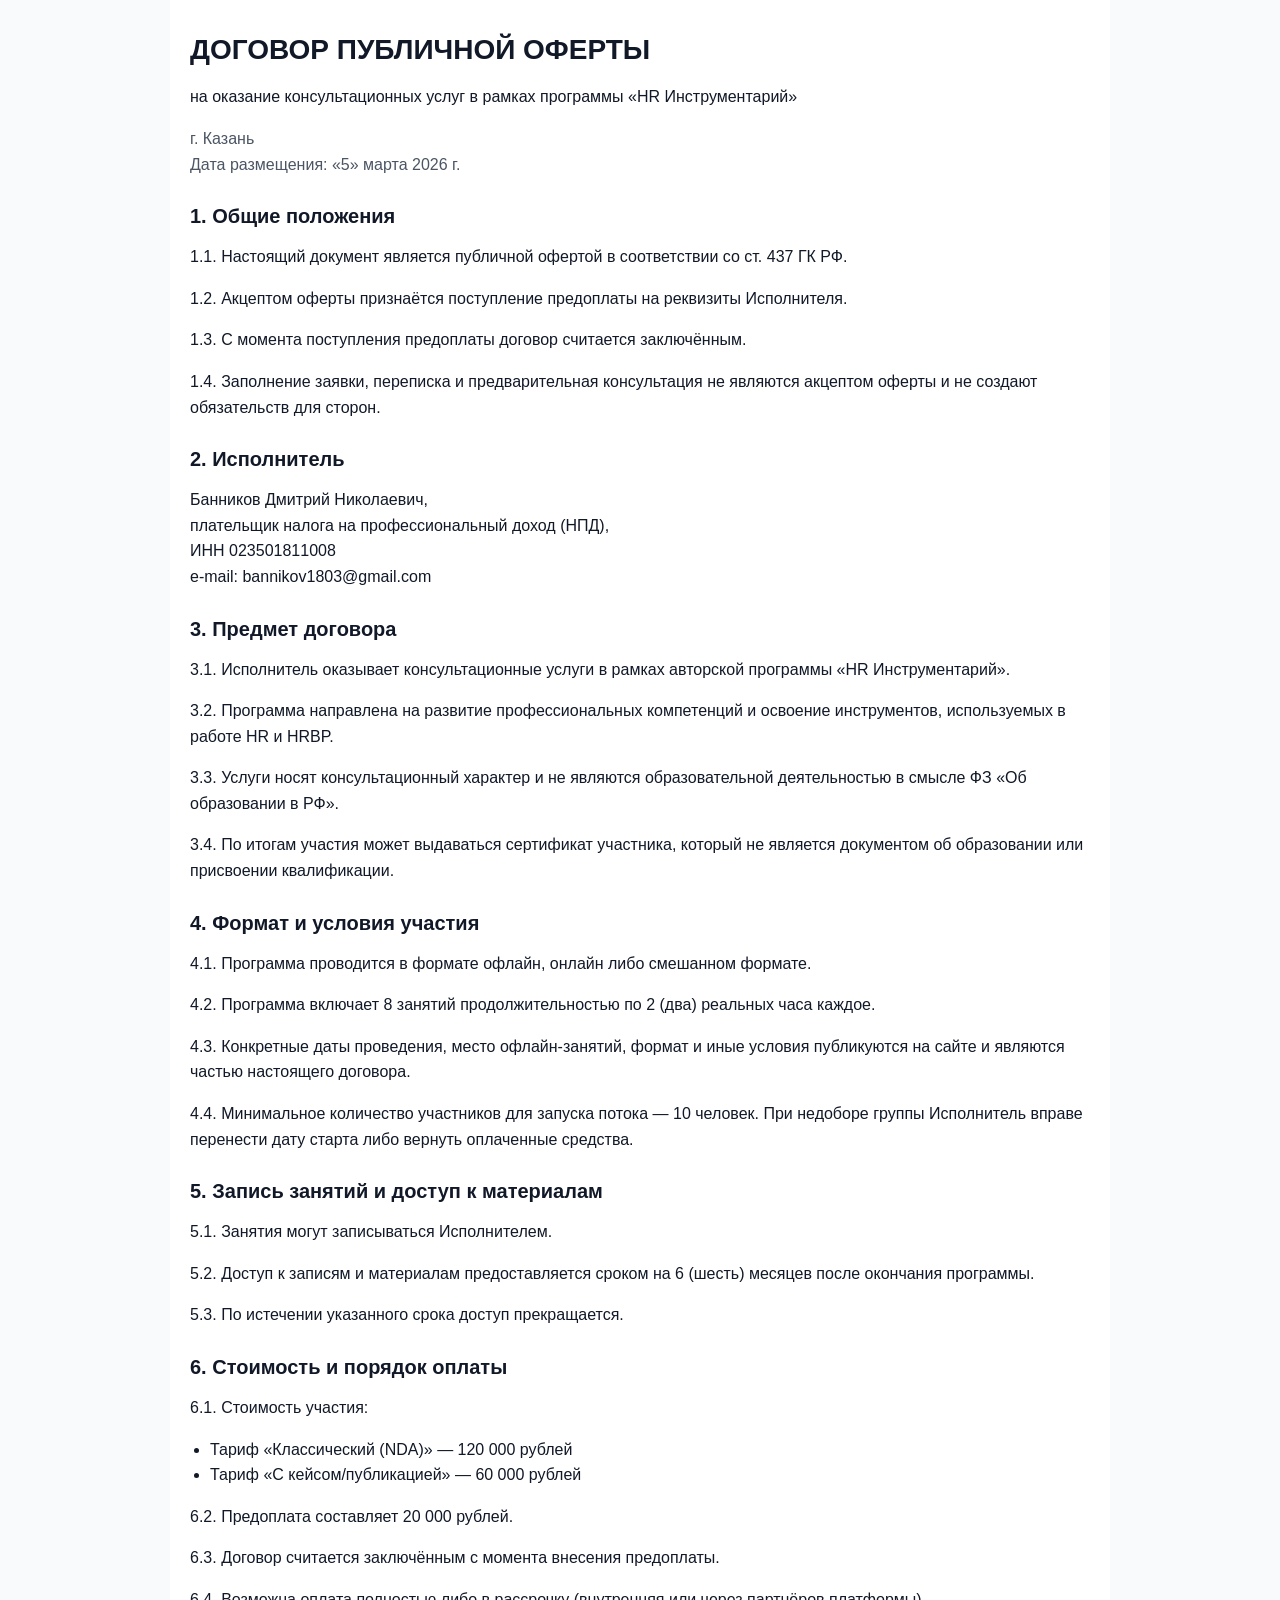
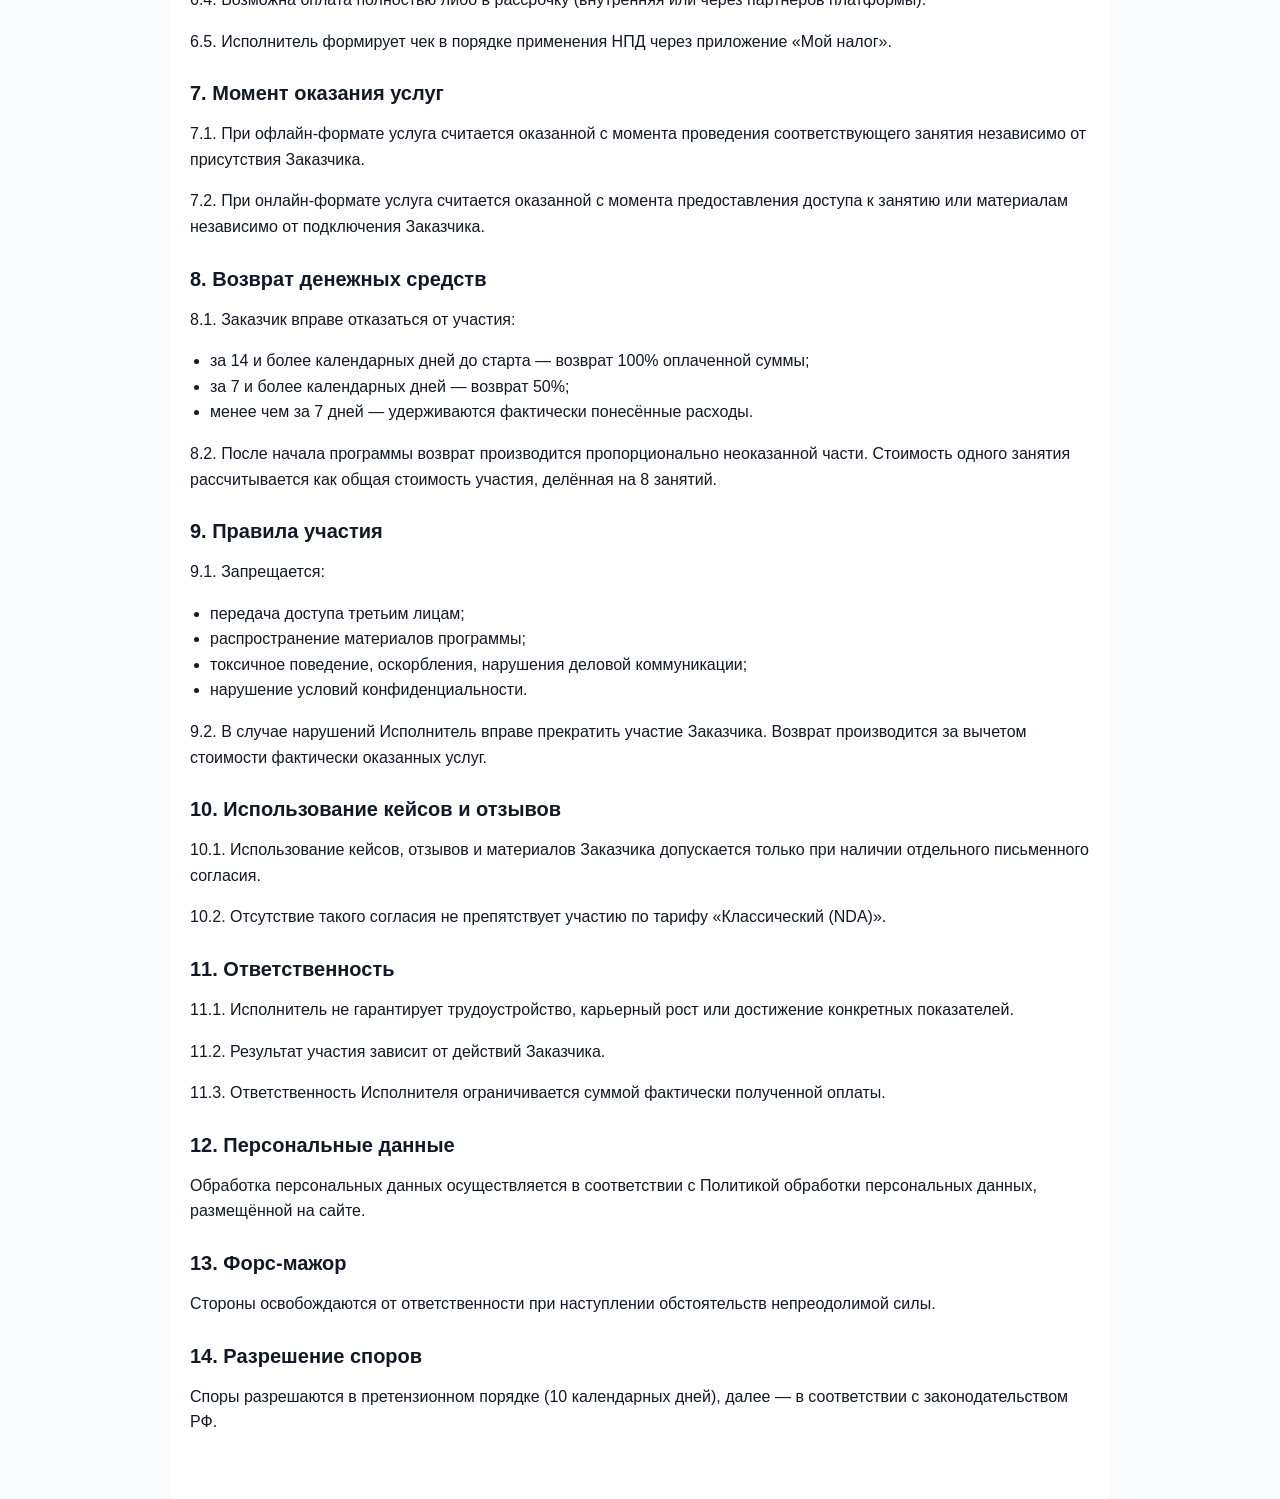
<file: public/docs/договор_оферта.html>
<!doctype html>
<html lang="ru">
  <head>
    <meta charset="UTF-8" />
    <meta name="viewport" content="width=device-width, initial-scale=1.0" />
    <title>Договор публичной оферты — HR Инструментарий</title>
    <style>
      body {
        margin: 0;
        font-family: -apple-system, BlinkMacSystemFont, "Segoe UI", Roboto, Arial, sans-serif;
        color: #111827;
        background: #f9fafb;
      }
      .container {
        max-width: 900px;
        margin: 0 auto;
        padding: 32px 20px 48px;
        background: #ffffff;
      }
      h1 {
        font-size: 28px;
        line-height: 1.3;
        margin: 0 0 8px;
      }
      h2 {
        font-size: 20px;
        margin: 28px 0 12px;
      }
      p, li {
        font-size: 16px;
        line-height: 1.6;
      }
      ul { padding-left: 20px; }
      .meta { color: #4b5563; margin-bottom: 20px; }
      .section { margin-bottom: 12px; }
    </style>
  </head>
  <body>
    <main class="container">
      <h1>ДОГОВОР ПУБЛИЧНОЙ ОФЕРТЫ</h1>
      <p class="section">на оказание консультационных услуг в рамках программы «HR Инструментарий»</p>
      <p class="meta">г. Казань<br />Дата размещения: «5» марта 2026 г.</p>

      <h2>1. Общие положения</h2>
      <p>1.1. Настоящий документ является публичной офертой в соответствии со ст. 437 ГК РФ.</p>
      <p>1.2. Акцептом оферты признаётся поступление предоплаты на реквизиты Исполнителя.</p>
      <p>1.3. С момента поступления предоплаты договор считается заключённым.</p>
      <p>1.4. Заполнение заявки, переписка и предварительная консультация не являются акцептом оферты и не создают обязательств для сторон.</p>

      <h2>2. Исполнитель</h2>
      <p>
        Банников Дмитрий Николаевич,<br />
        плательщик налога на профессиональный доход (НПД),<br />
        ИНН 023501811008<br />
        e-mail: bannikov1803@gmail.com
      </p>

      <h2>3. Предмет договора</h2>
      <p>3.1. Исполнитель оказывает консультационные услуги в рамках авторской программы «HR Инструментарий».</p>
      <p>3.2. Программа направлена на развитие профессиональных компетенций и освоение инструментов, используемых в работе HR и HRBP.</p>
      <p>3.3. Услуги носят консультационный характер и не являются образовательной деятельностью в смысле ФЗ «Об образовании в РФ».</p>
      <p>3.4. По итогам участия может выдаваться сертификат участника, который не является документом об образовании или присвоении квалификации.</p>

      <h2>4. Формат и условия участия</h2>
      <p>4.1. Программа проводится в формате офлайн, онлайн либо смешанном формате.</p>
      <p>4.2. Программа включает 8 занятий продолжительностью по 2 (два) реальных часа каждое.</p>
      <p>4.3. Конкретные даты проведения, место офлайн-занятий, формат и иные условия публикуются на сайте и являются частью настоящего договора.</p>
      <p>4.4. Минимальное количество участников для запуска потока — 10 человек. При недоборе группы Исполнитель вправе перенести дату старта либо вернуть оплаченные средства.</p>

      <h2>5. Запись занятий и доступ к материалам</h2>
      <p>5.1. Занятия могут записываться Исполнителем.</p>
      <p>5.2. Доступ к записям и материалам предоставляется сроком на 6 (шесть) месяцев после окончания программы.</p>
      <p>5.3. По истечении указанного срока доступ прекращается.</p>

      <h2>6. Стоимость и порядок оплаты</h2>
      <p>6.1. Стоимость участия:</p>
      <ul>
        <li>Тариф «Классический (NDA)» — 120 000 рублей</li>
        <li>Тариф «С кейсом/публикацией» — 60 000 рублей</li>
      </ul>
      <p>6.2. Предоплата составляет 20 000 рублей.</p>
      <p>6.3. Договор считается заключённым с момента внесения предоплаты.</p>
      <p>6.4. Возможна оплата полностью либо в рассрочку (внутренняя или через партнёров платформы).</p>
      <p>6.5. Исполнитель формирует чек в порядке применения НПД через приложение «Мой налог».</p>

      <h2>7. Момент оказания услуг</h2>
      <p>7.1. При офлайн-формате услуга считается оказанной с момента проведения соответствующего занятия независимо от присутствия Заказчика.</p>
      <p>7.2. При онлайн-формате услуга считается оказанной с момента предоставления доступа к занятию или материалам независимо от подключения Заказчика.</p>

      <h2>8. Возврат денежных средств</h2>
      <p>8.1. Заказчик вправе отказаться от участия:</p>
      <ul>
        <li>за 14 и более календарных дней до старта — возврат 100% оплаченной суммы;</li>
        <li>за 7 и более календарных дней — возврат 50%;</li>
        <li>менее чем за 7 дней — удерживаются фактически понесённые расходы.</li>
      </ul>
      <p>8.2. После начала программы возврат производится пропорционально неоказанной части. Стоимость одного занятия рассчитывается как общая стоимость участия, делённая на 8 занятий.</p>

      <h2>9. Правила участия</h2>
      <p>9.1. Запрещается:</p>
      <ul>
        <li>передача доступа третьим лицам;</li>
        <li>распространение материалов программы;</li>
        <li>токсичное поведение, оскорбления, нарушения деловой коммуникации;</li>
        <li>нарушение условий конфиденциальности.</li>
      </ul>
      <p>9.2. В случае нарушений Исполнитель вправе прекратить участие Заказчика. Возврат производится за вычетом стоимости фактически оказанных услуг.</p>

      <h2>10. Использование кейсов и отзывов</h2>
      <p>10.1. Использование кейсов, отзывов и материалов Заказчика допускается только при наличии отдельного письменного согласия.</p>
      <p>10.2. Отсутствие такого согласия не препятствует участию по тарифу «Классический (NDA)».</p>

      <h2>11. Ответственность</h2>
      <p>11.1. Исполнитель не гарантирует трудоустройство, карьерный рост или достижение конкретных показателей.</p>
      <p>11.2. Результат участия зависит от действий Заказчика.</p>
      <p>11.3. Ответственность Исполнителя ограничивается суммой фактически полученной оплаты.</p>

      <h2>12. Персональные данные</h2>
      <p>Обработка персональных данных осуществляется в соответствии с Политикой обработки персональных данных, размещённой на сайте.</p>

      <h2>13. Форс-мажор</h2>
      <p>Стороны освобождаются от ответственности при наступлении обстоятельств непреодолимой силы.</p>

      <h2>14. Разрешение споров</h2>
      <p>Споры разрешаются в претензионном порядке (10 календарных дней), далее — в соответствии с законодательством РФ.</p>
    </main>
  </body>
</html>
</file>
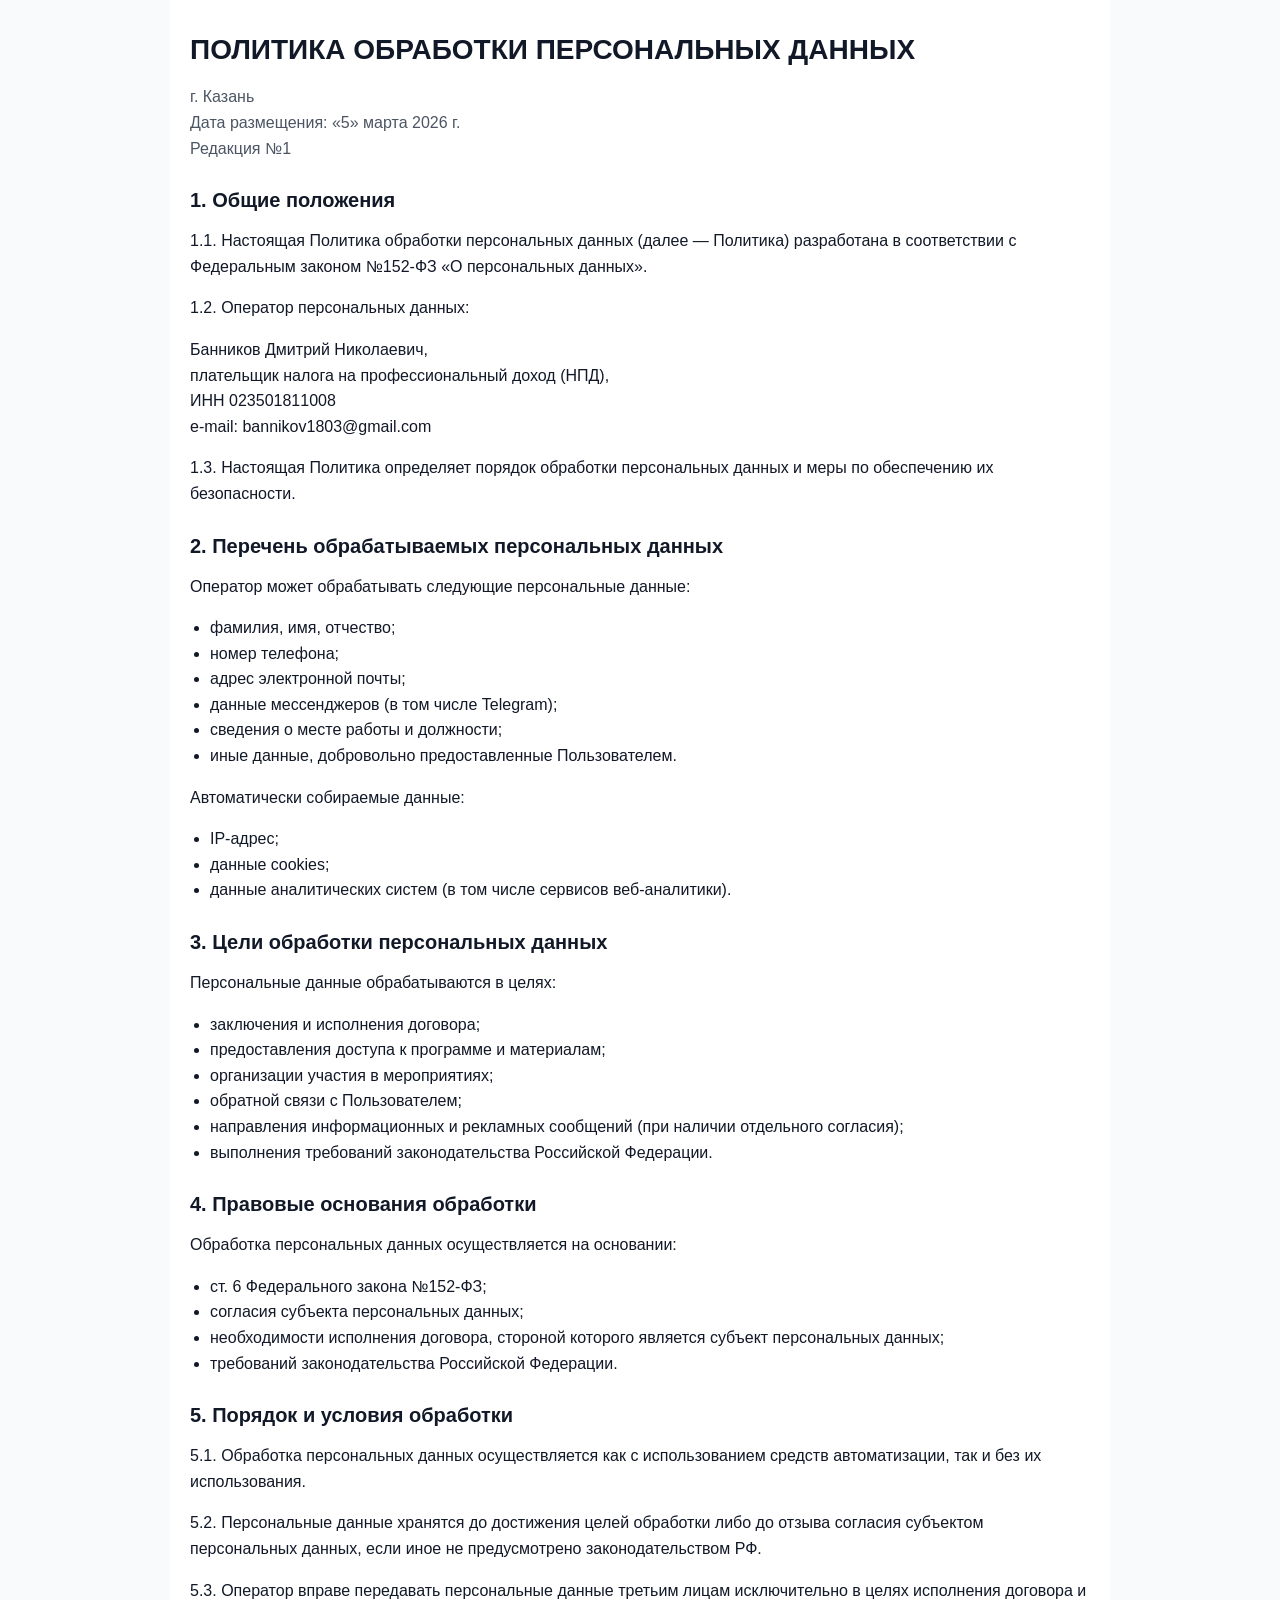
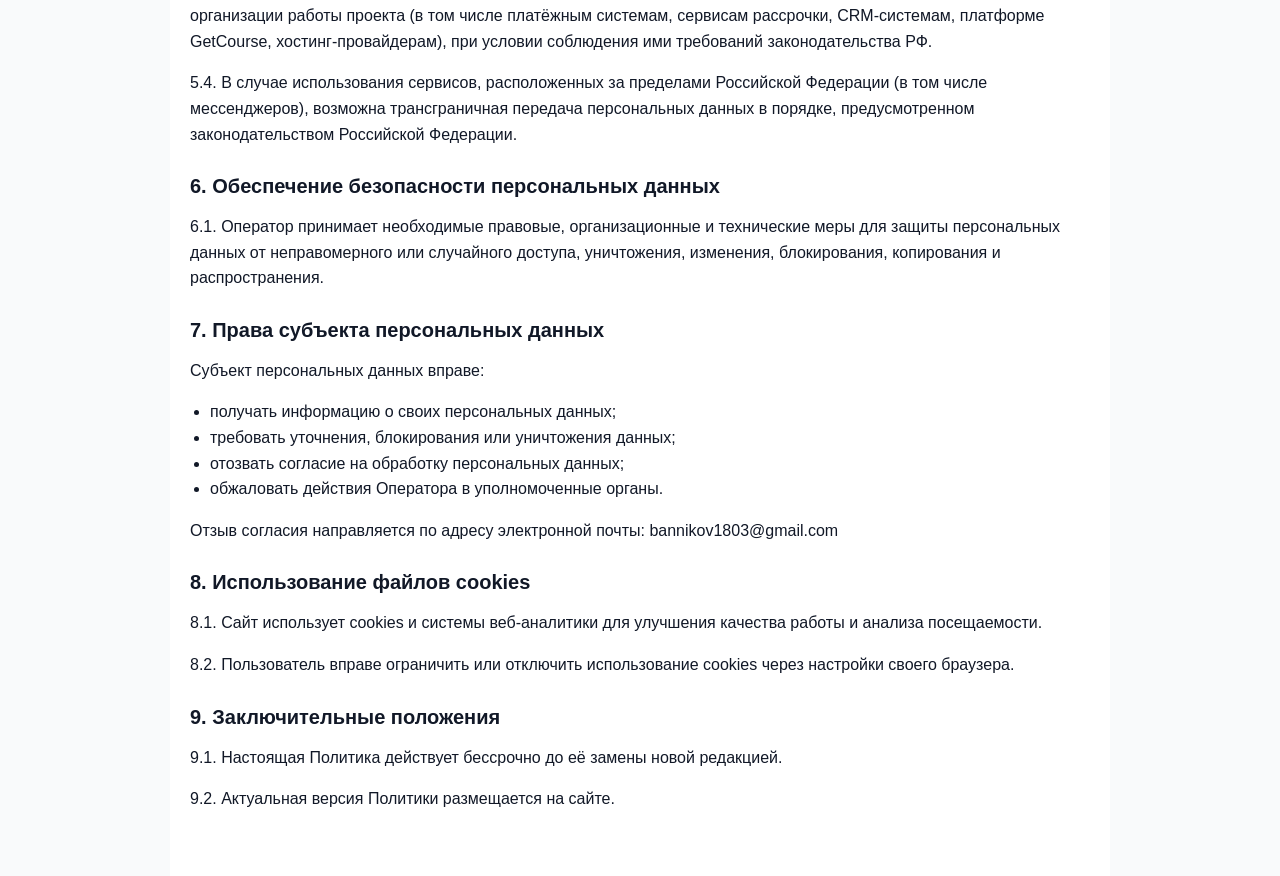
<file: public/docs/политика_обработки_персональных_данных.html>
<!doctype html>
<html lang="ru">
  <head>
    <meta charset="UTF-8" />
    <meta name="viewport" content="width=device-width, initial-scale=1.0" />
    <title>Политика обработки персональных данных — HR Инструментарий</title>
    <style>
      body { margin: 0; font-family: -apple-system, BlinkMacSystemFont, "Segoe UI", Roboto, Arial, sans-serif; color: #111827; background: #f9fafb; }
      .container { max-width: 900px; margin: 0 auto; padding: 32px 20px 48px; background: #fff; }
      h1 { font-size: 28px; line-height: 1.3; margin: 0 0 8px; }
      h2 { font-size: 20px; margin: 28px 0 12px; }
      p, li { font-size: 16px; line-height: 1.6; }
      ul { padding-left: 20px; }
      .meta { color: #4b5563; margin-bottom: 20px; }
    </style>
  </head>
  <body>
    <main class="container">
      <h1>ПОЛИТИКА ОБРАБОТКИ ПЕРСОНАЛЬНЫХ ДАННЫХ</h1>
      <p class="meta">г. Казань<br />Дата размещения: «5» марта 2026 г.<br />Редакция №1</p>

      <h2>1. Общие положения</h2>
      <p>1.1. Настоящая Политика обработки персональных данных (далее — Политика) разработана в соответствии с Федеральным законом №152-ФЗ «О персональных данных».</p>
      <p>1.2. Оператор персональных данных:</p>
      <p>
        Банников Дмитрий Николаевич,<br />
        плательщик налога на профессиональный доход (НПД),<br />
        ИНН 023501811008<br />
        e-mail: bannikov1803@gmail.com
      </p>
      <p>1.3. Настоящая Политика определяет порядок обработки персональных данных и меры по обеспечению их безопасности.</p>

      <h2>2. Перечень обрабатываемых персональных данных</h2>
      <p>Оператор может обрабатывать следующие персональные данные:</p>
      <ul>
        <li>фамилия, имя, отчество;</li>
        <li>номер телефона;</li>
        <li>адрес электронной почты;</li>
        <li>данные мессенджеров (в том числе Telegram);</li>
        <li>сведения о месте работы и должности;</li>
        <li>иные данные, добровольно предоставленные Пользователем.</li>
      </ul>
      <p>Автоматически собираемые данные:</p>
      <ul>
        <li>IP-адрес;</li>
        <li>данные cookies;</li>
        <li>данные аналитических систем (в том числе сервисов веб-аналитики).</li>
      </ul>

      <h2>3. Цели обработки персональных данных</h2>
      <p>Персональные данные обрабатываются в целях:</p>
      <ul>
        <li>заключения и исполнения договора;</li>
        <li>предоставления доступа к программе и материалам;</li>
        <li>организации участия в мероприятиях;</li>
        <li>обратной связи с Пользователем;</li>
        <li>направления информационных и рекламных сообщений (при наличии отдельного согласия);</li>
        <li>выполнения требований законодательства Российской Федерации.</li>
      </ul>

      <h2>4. Правовые основания обработки</h2>
      <p>Обработка персональных данных осуществляется на основании:</p>
      <ul>
        <li>ст. 6 Федерального закона №152-ФЗ;</li>
        <li>согласия субъекта персональных данных;</li>
        <li>необходимости исполнения договора, стороной которого является субъект персональных данных;</li>
        <li>требований законодательства Российской Федерации.</li>
      </ul>

      <h2>5. Порядок и условия обработки</h2>
      <p>5.1. Обработка персональных данных осуществляется как с использованием средств автоматизации, так и без их использования.</p>
      <p>5.2. Персональные данные хранятся до достижения целей обработки либо до отзыва согласия субъектом персональных данных, если иное не предусмотрено законодательством РФ.</p>
      <p>5.3. Оператор вправе передавать персональные данные третьим лицам исключительно в целях исполнения договора и организации работы проекта (в том числе платёжным системам, сервисам рассрочки, CRM-системам, платформе GetCourse, хостинг-провайдерам), при условии соблюдения ими требований законодательства РФ.</p>
      <p>5.4. В случае использования сервисов, расположенных за пределами Российской Федерации (в том числе мессенджеров), возможна трансграничная передача персональных данных в порядке, предусмотренном законодательством Российской Федерации.</p>

      <h2>6. Обеспечение безопасности персональных данных</h2>
      <p>6.1. Оператор принимает необходимые правовые, организационные и технические меры для защиты персональных данных от неправомерного или случайного доступа, уничтожения, изменения, блокирования, копирования и распространения.</p>

      <h2>7. Права субъекта персональных данных</h2>
      <p>Субъект персональных данных вправе:</p>
      <ul>
        <li>получать информацию о своих персональных данных;</li>
        <li>требовать уточнения, блокирования или уничтожения данных;</li>
        <li>отозвать согласие на обработку персональных данных;</li>
        <li>обжаловать действия Оператора в уполномоченные органы.</li>
      </ul>
      <p>Отзыв согласия направляется по адресу электронной почты: bannikov1803@gmail.com</p>

      <h2>8. Использование файлов cookies</h2>
      <p>8.1. Сайт использует cookies и системы веб-аналитики для улучшения качества работы и анализа посещаемости.</p>
      <p>8.2. Пользователь вправе ограничить или отключить использование cookies через настройки своего браузера.</p>

      <h2>9. Заключительные положения</h2>
      <p>9.1. Настоящая Политика действует бессрочно до её замены новой редакцией.</p>
      <p>9.2. Актуальная версия Политики размещается на сайте.</p>
    </main>
  </body>
</html>
</file>
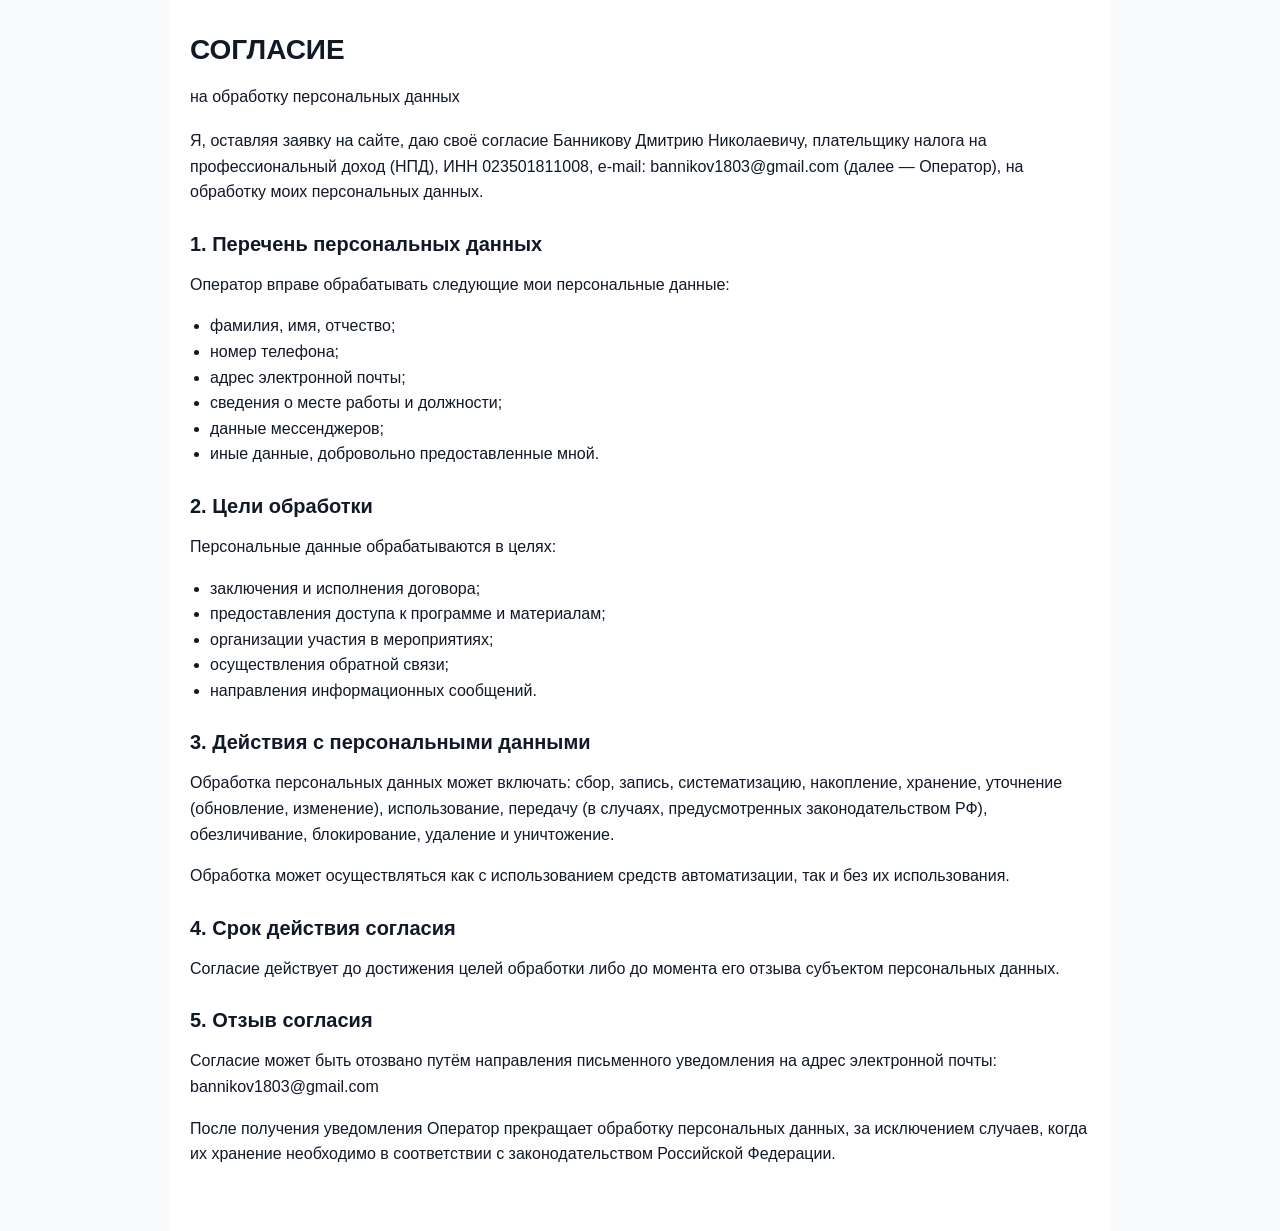
<file: public/docs/согласие_на_обработку_персональных_данных.html>
<!doctype html>
<html lang="ru">
  <head>
    <meta charset="UTF-8" />
    <meta name="viewport" content="width=device-width, initial-scale=1.0" />
    <title>Согласие на обработку персональных данных — HR Инструментарий</title>
    <style>
      body { margin: 0; font-family: -apple-system, BlinkMacSystemFont, "Segoe UI", Roboto, Arial, sans-serif; color: #111827; background: #f9fafb; }
      .container { max-width: 900px; margin: 0 auto; padding: 32px 20px 48px; background: #fff; }
      h1 { font-size: 28px; line-height: 1.3; margin: 0 0 8px; }
      h2 { font-size: 20px; margin: 28px 0 12px; }
      p, li { font-size: 16px; line-height: 1.6; }
      ul { padding-left: 20px; }
      .lead { margin-bottom: 18px; }
    </style>
  </head>
  <body>
    <main class="container">
      <h1>СОГЛАСИЕ</h1>
      <p class="lead">на обработку персональных данных</p>

      <p>
        Я, оставляя заявку на сайте, даю своё согласие Банникову Дмитрию Николаевичу,
        плательщику налога на профессиональный доход (НПД), ИНН 023501811008,
        e-mail: bannikov1803@gmail.com (далее — Оператор), на обработку моих
        персональных данных.
      </p>

      <h2>1. Перечень персональных данных</h2>
      <p>Оператор вправе обрабатывать следующие мои персональные данные:</p>
      <ul>
        <li>фамилия, имя, отчество;</li>
        <li>номер телефона;</li>
        <li>адрес электронной почты;</li>
        <li>сведения о месте работы и должности;</li>
        <li>данные мессенджеров;</li>
        <li>иные данные, добровольно предоставленные мной.</li>
      </ul>

      <h2>2. Цели обработки</h2>
      <p>Персональные данные обрабатываются в целях:</p>
      <ul>
        <li>заключения и исполнения договора;</li>
        <li>предоставления доступа к программе и материалам;</li>
        <li>организации участия в мероприятиях;</li>
        <li>осуществления обратной связи;</li>
        <li>направления информационных сообщений.</li>
      </ul>

      <h2>3. Действия с персональными данными</h2>
      <p>
        Обработка персональных данных может включать: сбор, запись,
        систематизацию, накопление, хранение, уточнение (обновление, изменение),
        использование, передачу (в случаях, предусмотренных законодательством РФ),
        обезличивание, блокирование, удаление и уничтожение.
      </p>
      <p>
        Обработка может осуществляться как с использованием средств автоматизации,
        так и без их использования.
      </p>

      <h2>4. Срок действия согласия</h2>
      <p>
        Согласие действует до достижения целей обработки либо до момента его отзыва
        субъектом персональных данных.
      </p>

      <h2>5. Отзыв согласия</h2>
      <p>
        Согласие может быть отозвано путём направления письменного уведомления на
        адрес электронной почты: bannikov1803@gmail.com
      </p>
      <p>
        После получения уведомления Оператор прекращает обработку персональных
        данных, за исключением случаев, когда их хранение необходимо в соответствии
        с законодательством Российской Федерации.
      </p>
    </main>
  </body>
</html>
</file>
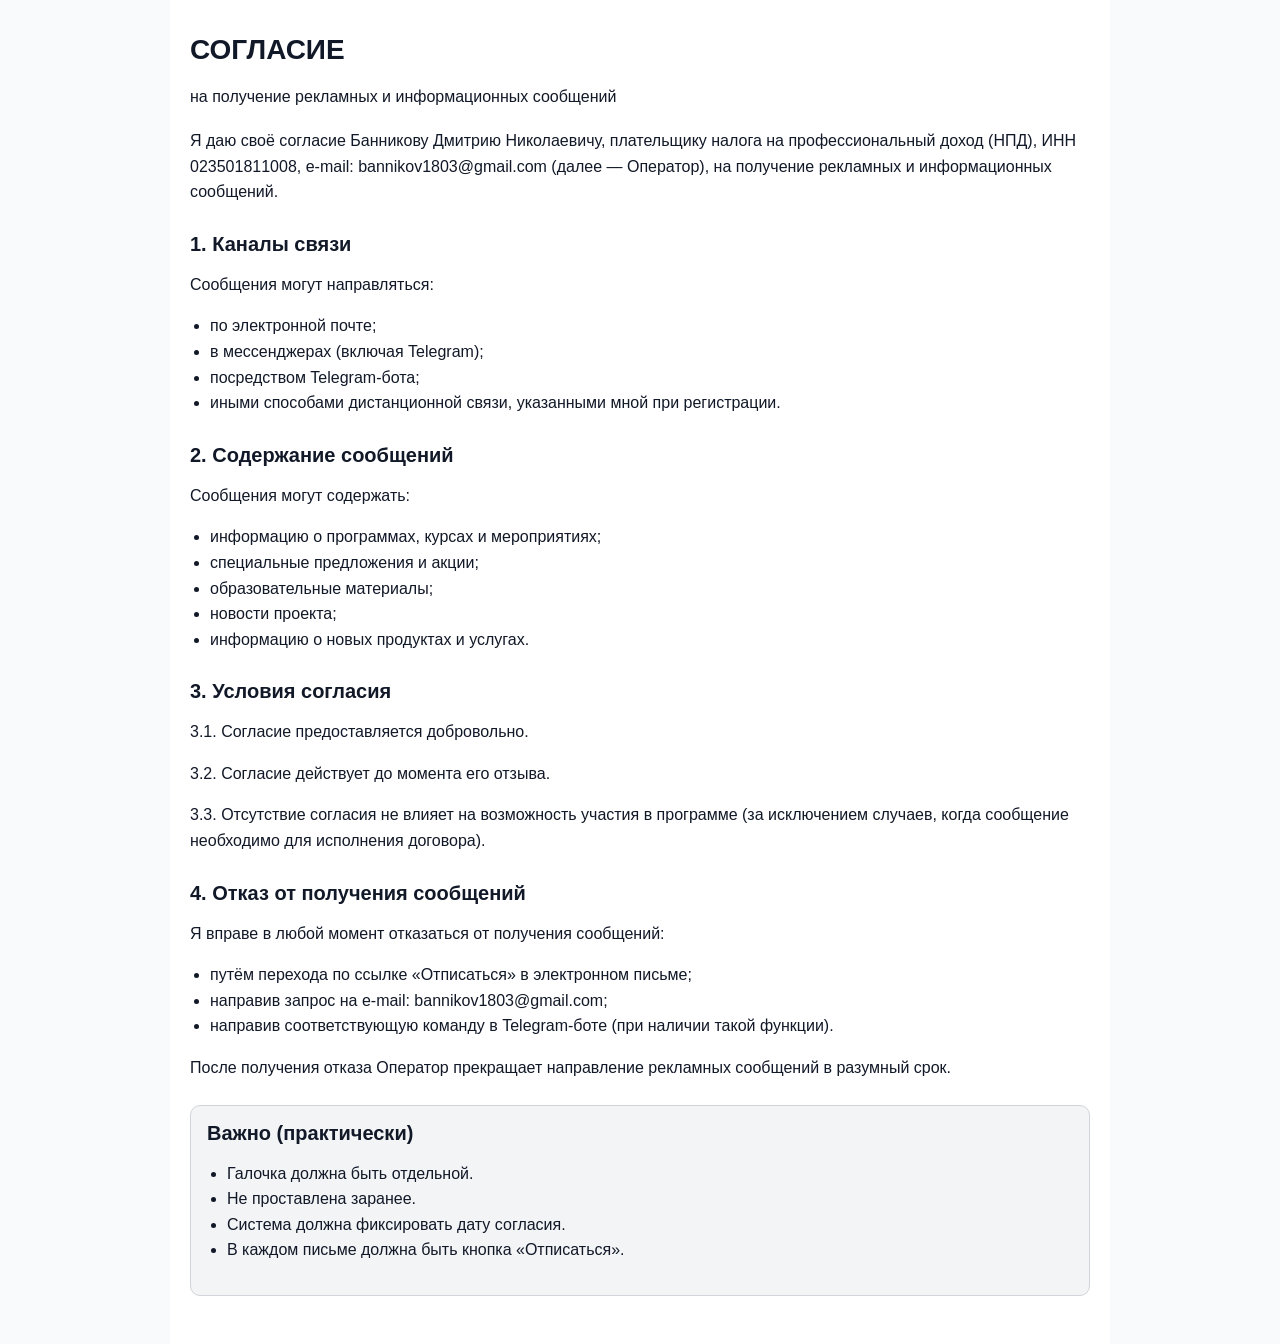
<file: public/docs/согласие_на_получение_рекламных_материалов.html>
<!doctype html>
<html lang="ru">
  <head>
    <meta charset="UTF-8" />
    <meta name="viewport" content="width=device-width, initial-scale=1.0" />
    <title>Согласие на получение рекламных и информационных сообщений — HR Инструментарий</title>
    <style>
      body { margin: 0; font-family: -apple-system, BlinkMacSystemFont, "Segoe UI", Roboto, Arial, sans-serif; color: #111827; background: #f9fafb; }
      .container { max-width: 900px; margin: 0 auto; padding: 32px 20px 48px; background: #fff; }
      h1 { font-size: 28px; line-height: 1.3; margin: 0 0 8px; }
      h2 { font-size: 20px; margin: 28px 0 12px; }
      p, li { font-size: 16px; line-height: 1.6; }
      ul { padding-left: 20px; }
      .lead { margin-bottom: 18px; }
      .important { margin-top: 24px; padding: 16px; border: 1px solid #d1d5db; border-radius: 10px; background: #f3f4f6; }
      .important h2 { margin-top: 0; }
    </style>
  </head>
  <body>
    <main class="container">
      <h1>СОГЛАСИЕ</h1>
      <p class="lead">на получение рекламных и информационных сообщений</p>

      <p>
        Я даю своё согласие Банникову Дмитрию Николаевичу, плательщику налога на
        профессиональный доход (НПД), ИНН 023501811008,
        e-mail: bannikov1803@gmail.com (далее — Оператор), на получение рекламных
        и информационных сообщений.
      </p>

      <h2>1. Каналы связи</h2>
      <p>Сообщения могут направляться:</p>
      <ul>
        <li>по электронной почте;</li>
        <li>в мессенджерах (включая Telegram);</li>
        <li>посредством Telegram-бота;</li>
        <li>иными способами дистанционной связи, указанными мной при регистрации.</li>
      </ul>

      <h2>2. Содержание сообщений</h2>
      <p>Сообщения могут содержать:</p>
      <ul>
        <li>информацию о программах, курсах и мероприятиях;</li>
        <li>специальные предложения и акции;</li>
        <li>образовательные материалы;</li>
        <li>новости проекта;</li>
        <li>информацию о новых продуктах и услугах.</li>
      </ul>

      <h2>3. Условия согласия</h2>
      <p>3.1. Согласие предоставляется добровольно.</p>
      <p>3.2. Согласие действует до момента его отзыва.</p>
      <p>
        3.3. Отсутствие согласия не влияет на возможность участия в программе (за
        исключением случаев, когда сообщение необходимо для исполнения договора).
      </p>

      <h2>4. Отказ от получения сообщений</h2>
      <p>Я вправе в любой момент отказаться от получения сообщений:</p>
      <ul>
        <li>путём перехода по ссылке «Отписаться» в электронном письме;</li>
        <li>направив запрос на e-mail: bannikov1803@gmail.com;</li>
        <li>направив соответствующую команду в Telegram-боте (при наличии такой функции).</li>
      </ul>
      <p>
        После получения отказа Оператор прекращает направление рекламных сообщений
        в разумный срок.
      </p>

      <section class="important">
        <h2>Важно (практически)</h2>
        <ul>
          <li>Галочка должна быть отдельной.</li>
          <li>Не проставлена заранее.</li>
          <li>Система должна фиксировать дату согласия.</li>
          <li>В каждом письме должна быть кнопка «Отписаться».</li>
        </ul>
      </section>
    </main>
  </body>
</html>
</file>
